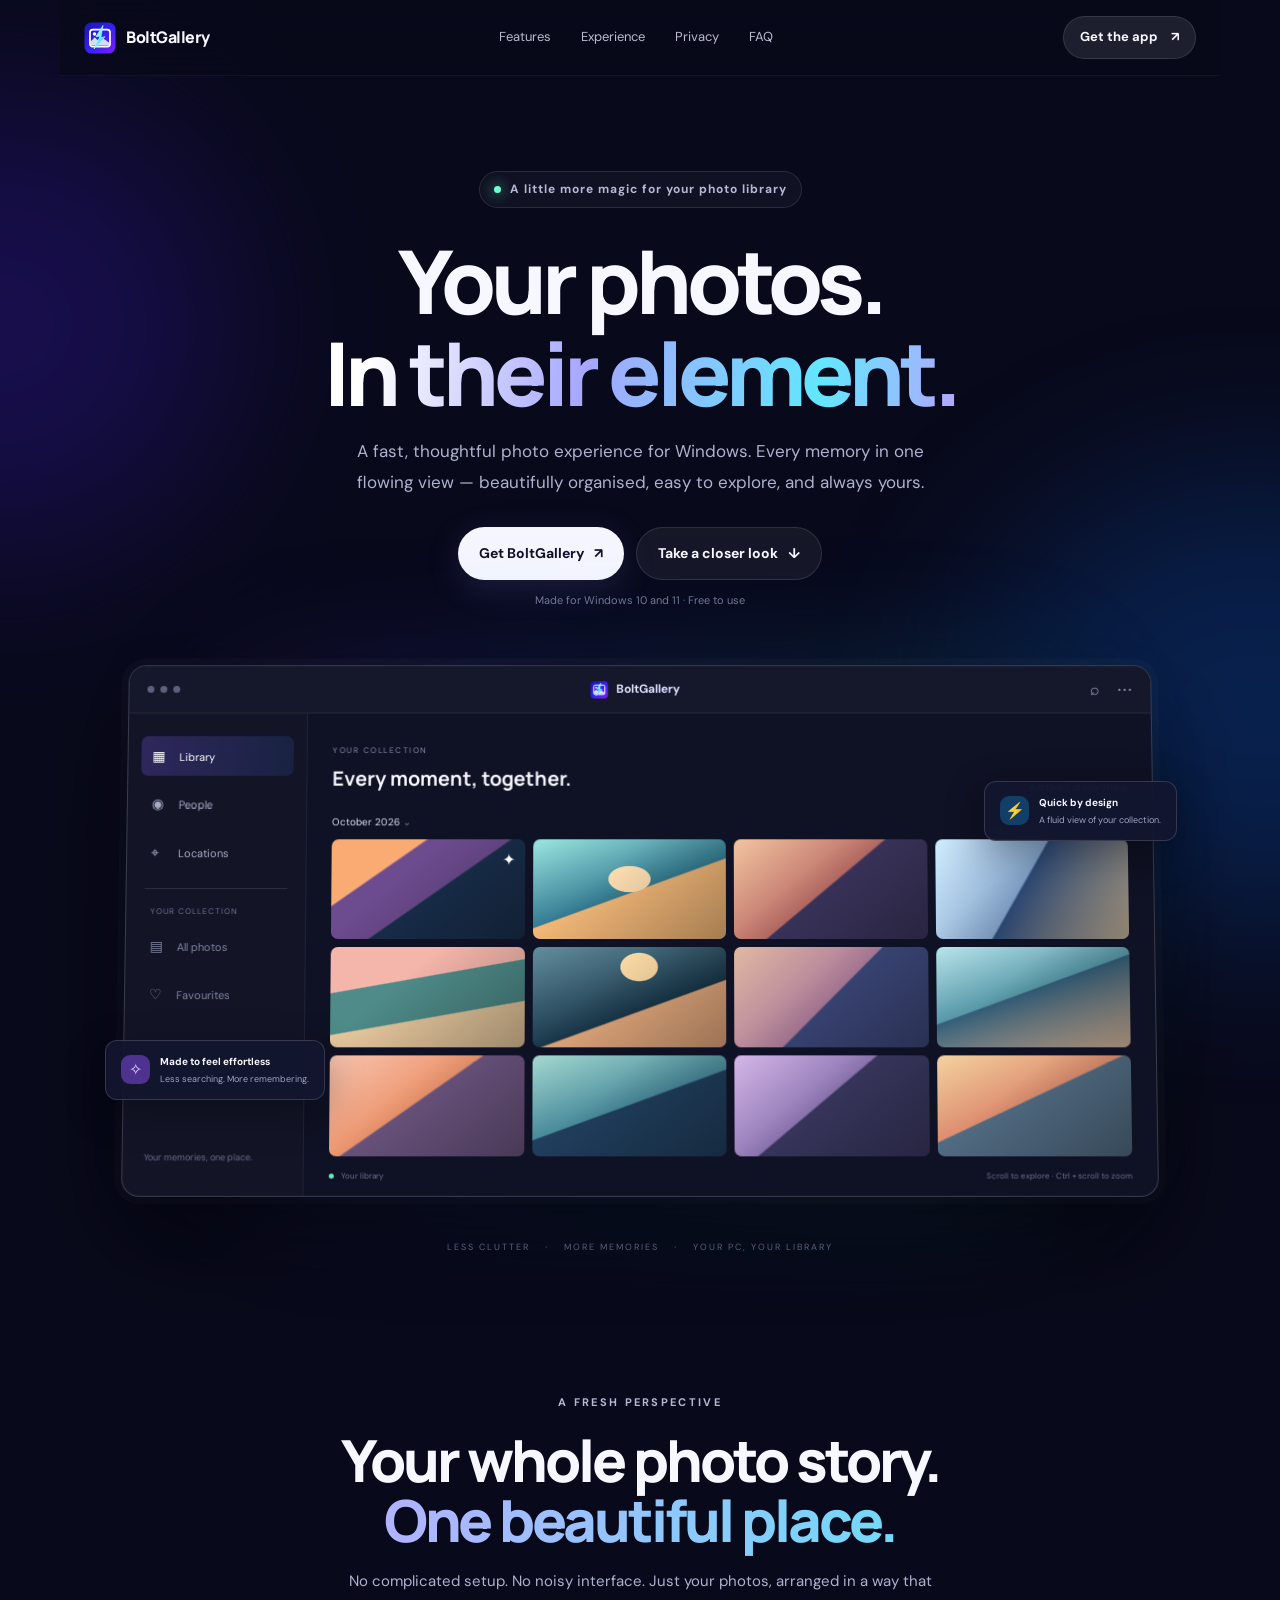
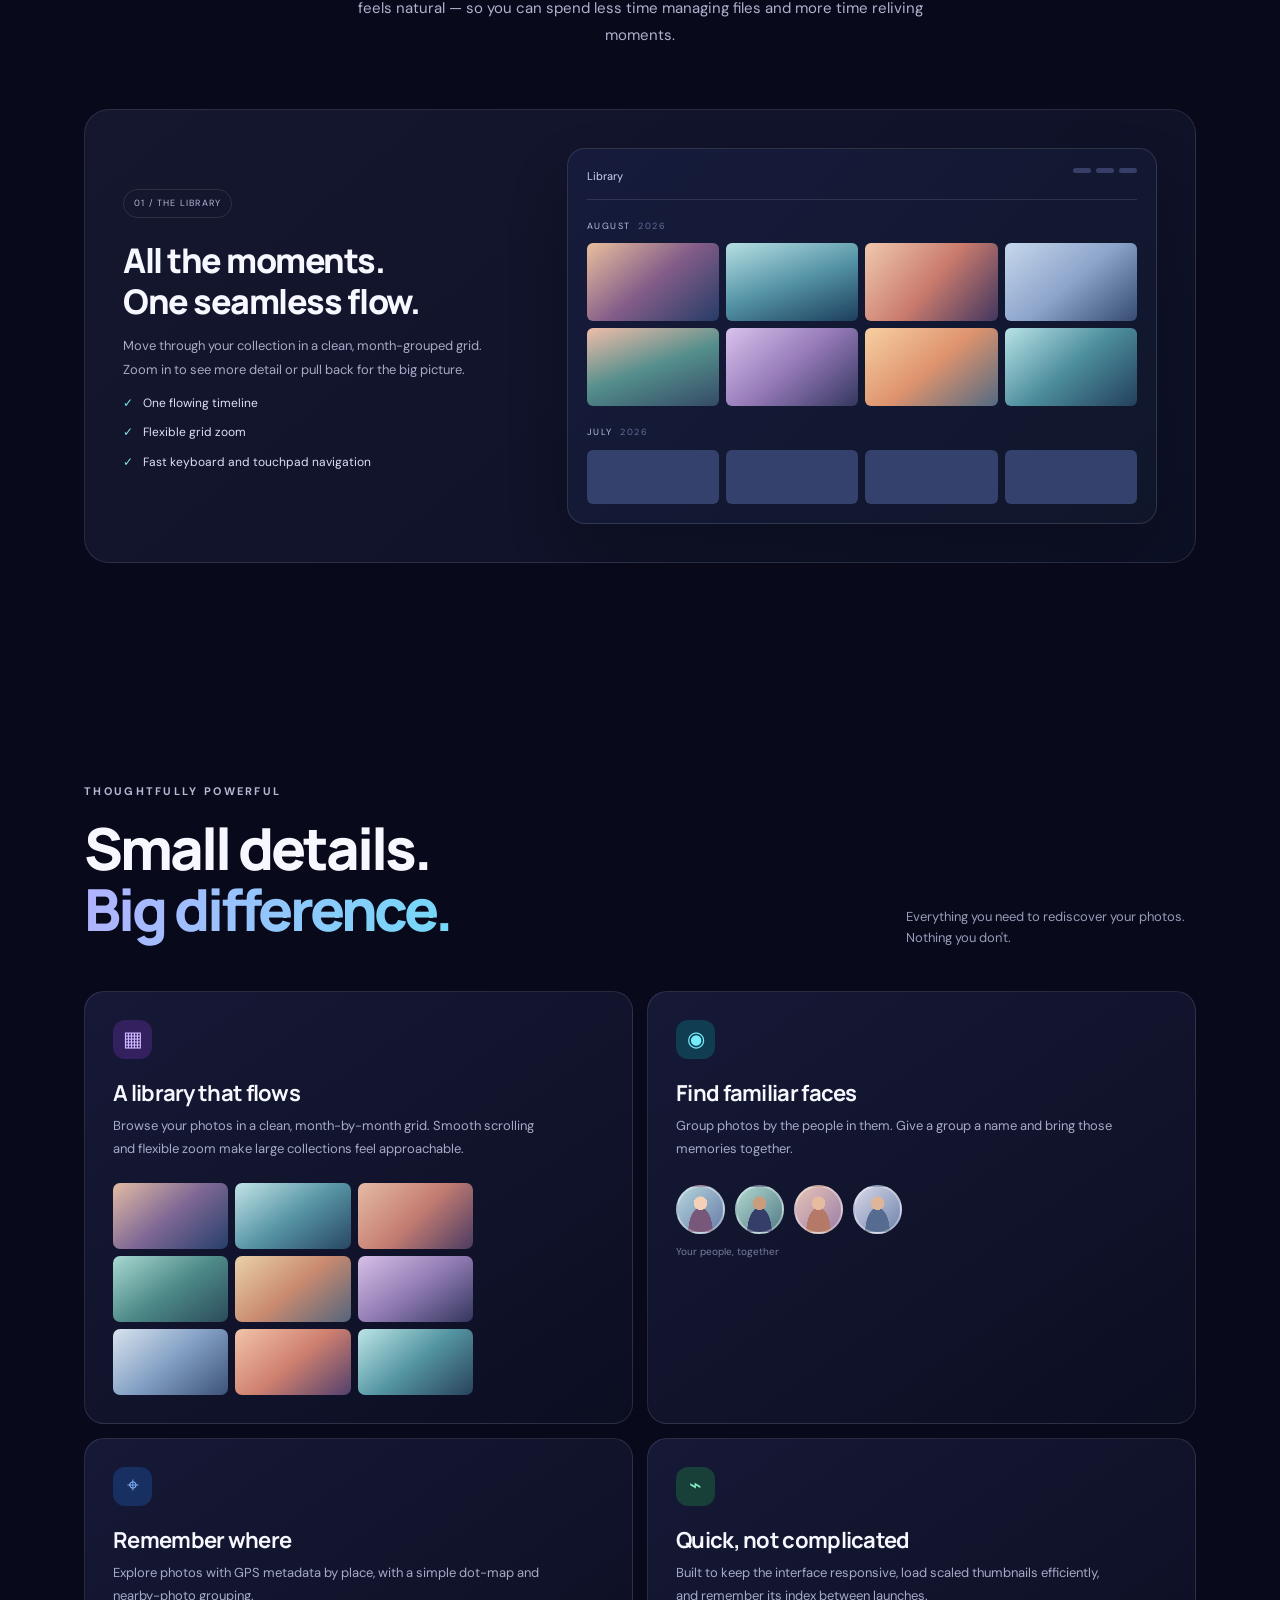
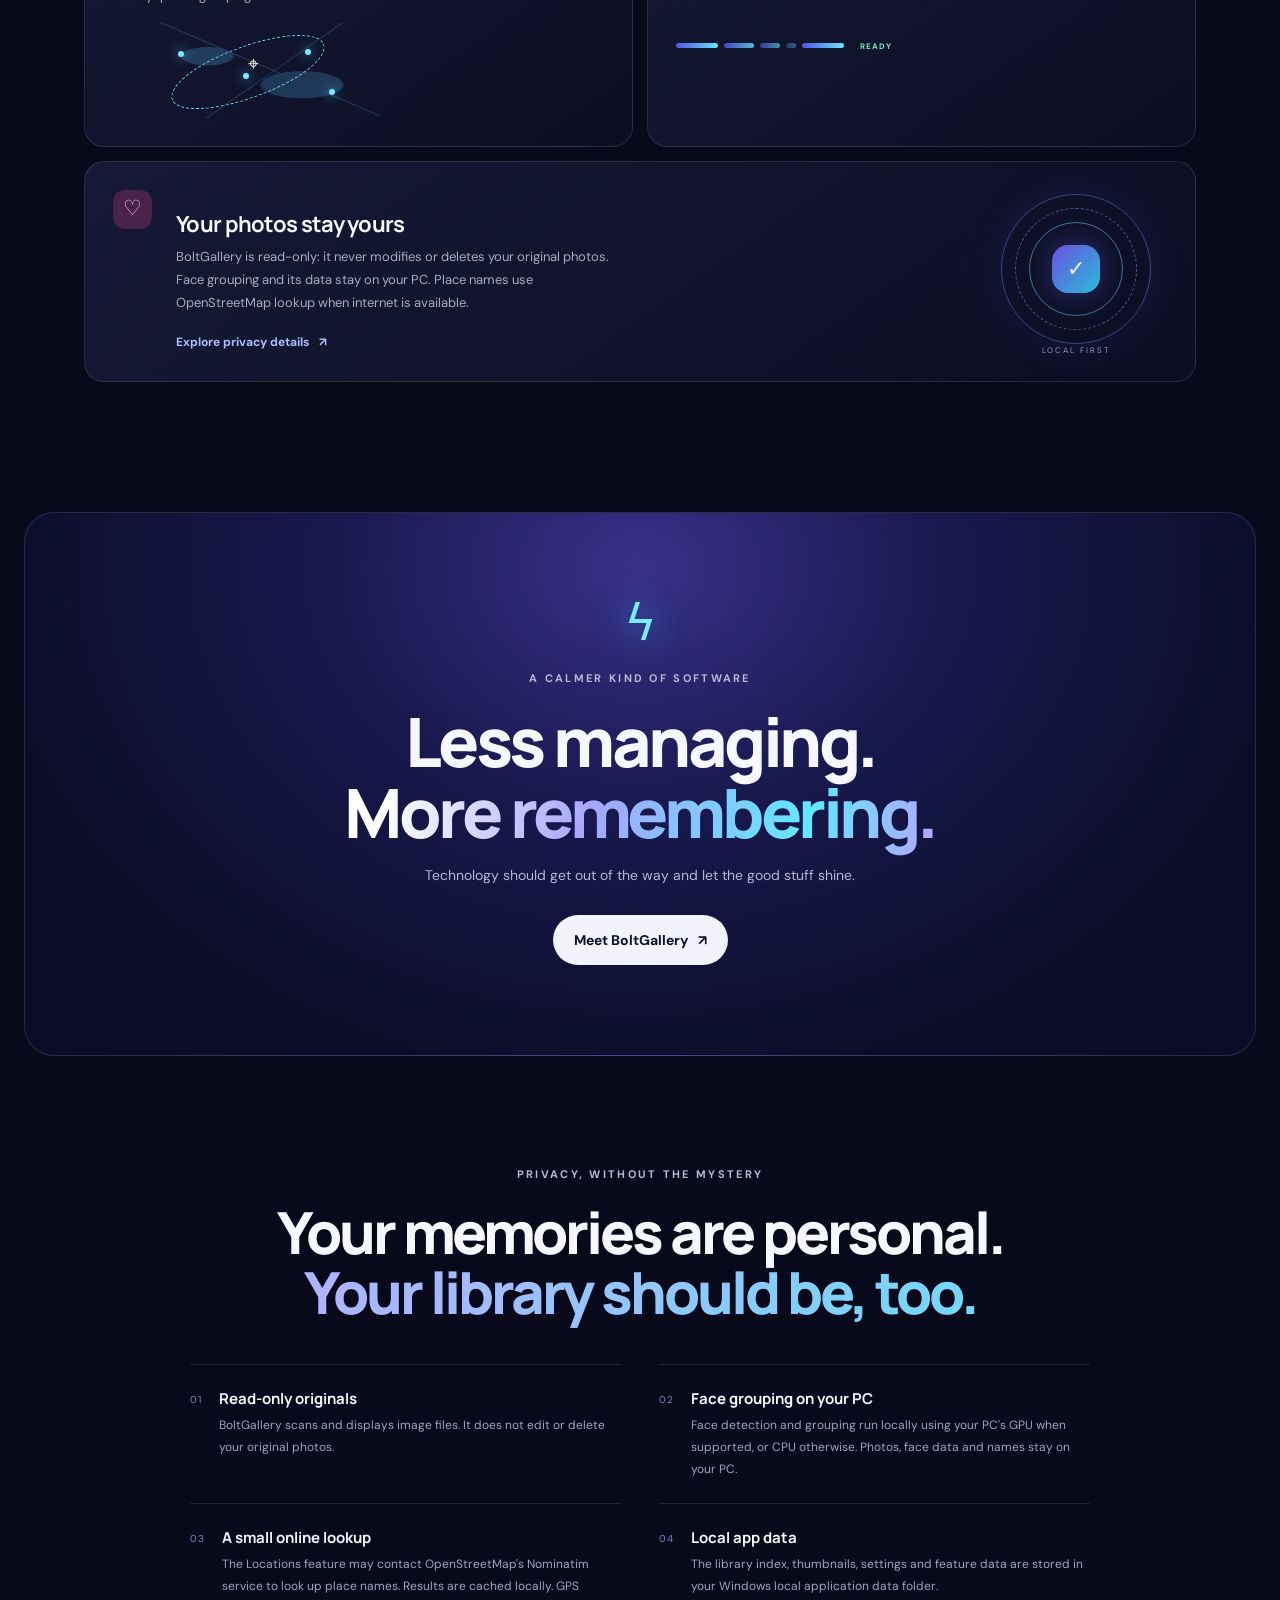
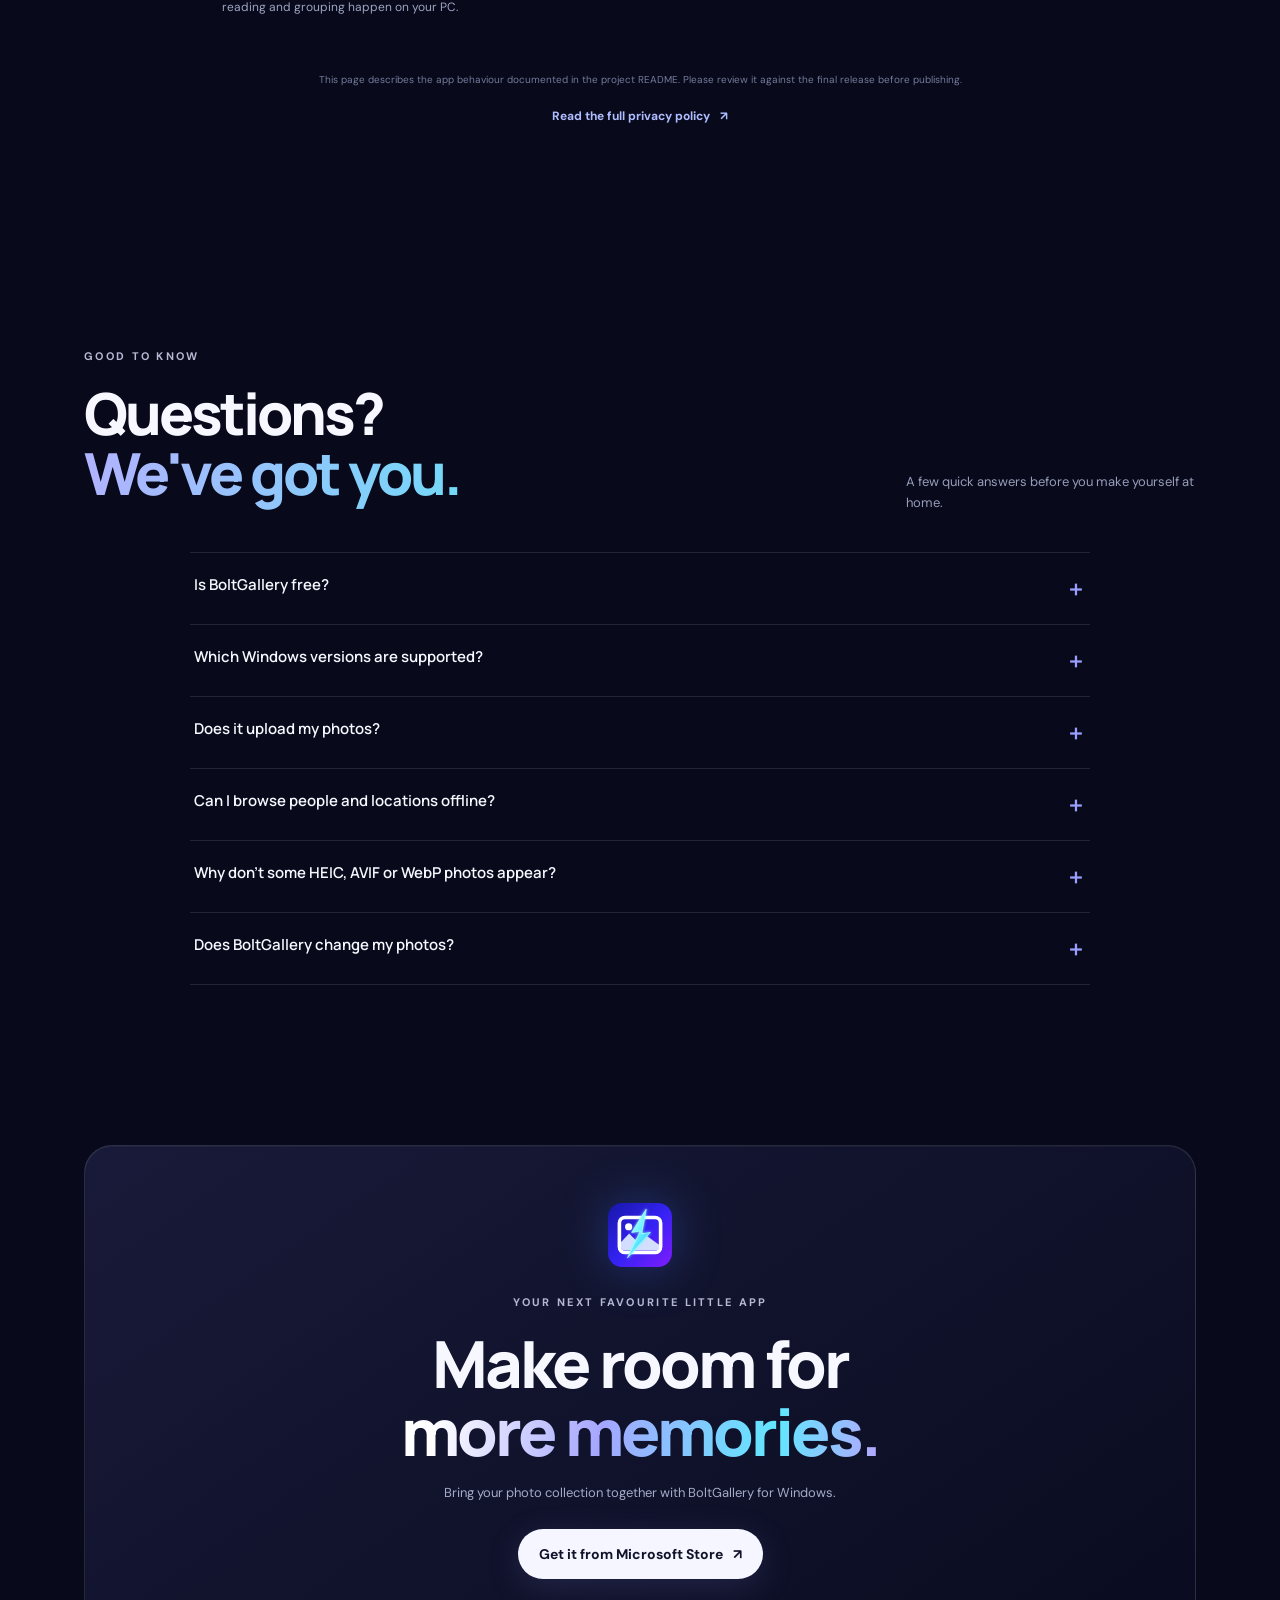
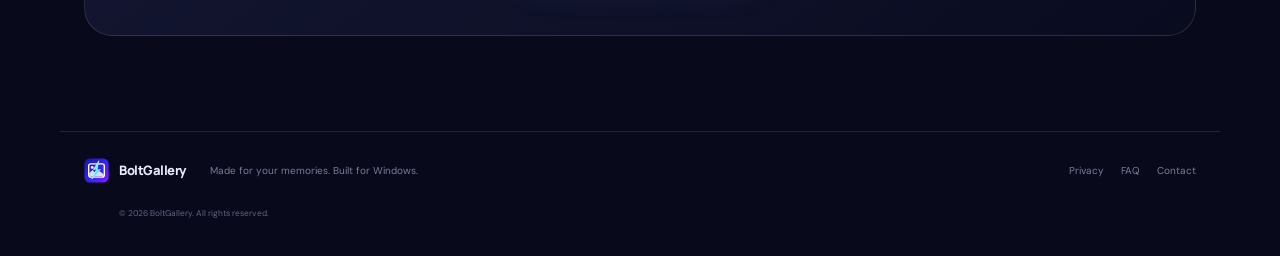
<file: index.html>
<!doctype html>
<html lang="en">
<head>
  <meta name="google-site-verification" content="yB6NQ909IoDMTGjWXMwWm31qXxjL3gHc6_ZMQEhlgKI" />
  <meta name="msvalidate.01" content="4DF12671B9A631EB72FA1DF744DF75D0" />
  <meta charset="utf-8">
  <meta name="viewport" content="width=device-width,initial-scale=1">
  <meta name="theme-color" content="#090a20">
  <meta name="description" content="BoltGallery — a fast, beautifully simple photo library for Windows. Find your photos by time, people, and place.">
  <title>BoltGallery — Your photos, at the speed of thought.</title>
  <link rel="icon" href="assets/boltgallery-icon.svg" type="image/svg+xml">
  <link rel="preconnect" href="https://fonts.googleapis.com">
  <link rel="preconnect" href="https://fonts.gstatic.com" crossorigin>
  <link href="https://fonts.googleapis.com/css2?family=DM+Sans:wght@400;500;600;700&family=Manrope:wght@400;500;600;700;800&display=swap" rel="stylesheet">
  <link rel="stylesheet" href="styles.css">
</head>
<body>
  <div class="ambient ambient-one"></div><div class="ambient ambient-two"></div>
  <header class="nav">
    <a class="brand" href="#top" aria-label="BoltGallery home">
      <img src="assets/boltgallery-icon.svg" alt="" class="brand-icon">
      <span>BoltGallery</span>
    </a>
    <nav class="nav-links" aria-label="Main navigation">
      <a href="#features">Features</a><a href="#experience">Experience</a><a href="#privacy">Privacy</a><a href="#faq">FAQ</a>
    </nav>
    <a class="nav-cta" href="#download">Get the app <span>↗</span></a>
    <button class="menu-toggle" aria-label="Open navigation" aria-expanded="false">☰</button>
  </header>

  <main id="top">
    <section class="hero">
      <div class="eyebrow"><span class="pulse"></span> A little more magic for your photo library</div>
      <h1>Your photos.<br><span class="gradient-text">In their element.</span></h1>
      <p class="hero-copy">A fast, thoughtful photo experience for Windows. Every memory in one flowing view — beautifully organised, easy to explore, and always yours.</p>
      <div class="hero-actions" id="download">
        <a class="button button-primary" href="https://apps.microsoft.com/detail/9nrdnlfwgz94?hl=" target="_blank" rel="noopener">Get BoltGallery <span>↗</span></a>
        <a class="button button-quiet" href="#experience">Take a closer look <span>↓</span></a>
      </div>
      <p class="micro-note">Made for Windows 10 and 11 · Free to use</p>
      <div class="hero-stage" aria-label="BoltGallery interface preview">
        <div class="stage-glow"></div>
        <div class="app-window">
          <div class="app-topbar">
            <div class="window-dots"><i></i><i></i><i></i></div>
            <div class="window-title"><img src="assets/boltgallery-icon.svg" alt=""> BoltGallery</div>
            <div class="window-tools"><span>⌕</span><span>⋯</span></div>
          </div>
          <div class="app-content">
            <aside class="app-sidebar">
              <div class="side-item active"><span>▦</span> Library</div>
              <div class="side-item"><span>◉</span> People</div>
              <div class="side-item"><span>⌖</span> Locations</div>
              <div class="side-rule"></div><div class="side-label">YOUR COLLECTION</div>
              <div class="side-item muted"><span>▤</span> All photos</div>
              <div class="side-item muted"><span>♡</span> Favourites</div>
              <div class="side-bottom">Your memories, one place.</div>
            </aside>
            <div class="photo-area">
              <div class="photo-heading"><div><small>YOUR COLLECTION</small><h2>Every moment, together.</h2></div><span class="photo-count">A little bit of everything</span></div>
              <div class="month-label">October 2026 <span>⌄</span></div>
              <div class="photo-grid">
                <div class="photo p1"><span>✦</span></div><div class="photo p2"></div><div class="photo p3"></div><div class="photo p4"></div>
                <div class="photo p5"></div><div class="photo p6"></div><div class="photo p7"></div><div class="photo p8"></div>
                <div class="photo p9"></div><div class="photo p10"></div><div class="photo p11"></div><div class="photo p12"></div>
              </div>
              <div class="app-status"><span><i></i> Your library</span><span>Scroll to explore · Ctrl + scroll to zoom</span></div>
            </div>
          </div>
        </div>
        <div class="floating-note note-left"><span class="note-icon">✧</span><div><strong>Made to feel effortless</strong><small>Less searching. More remembering.</small></div></div>
        <div class="floating-note note-right"><span class="note-icon blue">⚡</span><div><strong>Quick by design</strong><small>A fluid view of your collection.</small></div></div>
      </div>
      <div class="hero-bottom"><span>LESS CLUTTER</span><b>·</b><span>MORE MEMORIES</span><b>·</b><span>YOUR PC, YOUR LIBRARY</span></div>
    </section>

    <section class="intro section-pad" id="experience">
      <p class="section-kicker">A fresh perspective</p>
      <h2>Your whole photo story.<br><span class="soft-gradient">One beautiful place.</span></h2>
      <p class="section-copy">No complicated setup. No noisy interface. Just your photos, arranged in a way that feels natural — so you can spend less time managing files and more time reliving moments.</p>
      <div class="showcase-card">
        <div class="showcase-copy"><span class="pill">01 / THE LIBRARY</span><h3>All the moments.<br>One seamless flow.</h3><p>Move through your collection in a clean, month-grouped grid. Zoom in to see more detail or pull back for the big picture.</p><ul><li>One flowing timeline</li><li>Flexible grid zoom</li><li>Fast keyboard and touchpad navigation</li></ul></div>
        <div class="showcase-art timeline-art">
          <div class="timeline-toolbar"><span>Library</span><div><i></i><i></i><i></i></div></div>
          <div class="timeline-month">AUGUST <span>2026</span></div>
          <div class="mini-grid"><i class="m1"></i><i class="m2"></i><i class="m3"></i><i class="m4"></i><i class="m5"></i><i class="m6"></i><i class="m7"></i><i class="m8"></i></div>
          <div class="timeline-month lower">JULY <span>2026</span></div>
          <div class="mini-grid second"><i class="m9"></i><i class="m10"></i><i class="m11"></i><i class="m12"></i></div>
        </div>
      </div>
    </section>

    <section class="features section-pad" id="features">
      <div class="section-heading"><div><p class="section-kicker">Thoughtfully powerful</p><h2>Small details.<br><span class="soft-gradient">Big difference.</span></h2></div><p>Everything you need to rediscover your photos. Nothing you don't.</p></div>
      <div class="feature-grid">
        <article class="feature-card feature-large"><div class="feature-symbol purple">▦</div><h3>A library that flows</h3><p>Browse your photos in a clean, month-by-month grid. Smooth scrolling and flexible zoom make large collections feel approachable.</p><div class="feature-visual visual-grid"><i></i><i></i><i></i><i></i><i></i><i></i><i></i><i></i><i></i></div></article>
        <article class="feature-card"><div class="feature-symbol cyan">◉</div><h3>Find familiar faces</h3><p>Group photos by the people in them. Give a group a name and bring those memories together.</p><div class="people-visual"><span class="face face-a">●</span><span class="face face-b">●</span><span class="face face-c">●</span><span class="face face-d">●</span></div><small class="visual-caption">Your people, together</small></article>
        <article class="feature-card"><div class="feature-symbol blue">⌖</div><h3>Remember where</h3><p>Explore photos with GPS metadata by place, with a simple dot-map and nearby-photo grouping.</p><div class="map-visual"><div class="map-line"></div><div class="map-dot d1"></div><div class="map-dot d2"></div><div class="map-dot d3"></div><div class="map-dot d4"></div><div class="map-pin">⌖</div></div></article>
        <article class="feature-card"><div class="feature-symbol green">⌁</div><h3>Quick, not complicated</h3><p>Built to keep the interface responsive, load scaled thumbnails efficiently, and remember its index between launches.</p><div class="speed-visual"><span></span><span></span><span></span><span></span><span></span><b>READY</b></div></article>
        <article class="feature-card feature-wide"><div class="feature-symbol pink">♡</div><div><h3>Your photos stay yours</h3><p>BoltGallery is read-only: it never modifies or deletes your original photos. Face grouping and its data stay on your PC. Place names use OpenStreetMap lookup when internet is available.</p><a href="#privacy" class="text-link">Explore privacy details <span>↗</span></a></div><div class="privacy-orbit"><div class="orbit-ring"></div><div class="orbit-core">✓</div><span class="orbit-label">LOCAL FIRST</span></div></article>
      </div>
    </section>

    <section class="manifesto">
      <div class="manifesto-inner"><div class="bolt-mark">ϟ</div><p class="section-kicker">A calmer kind of software</p><h2>Less managing.<br><span class="gradient-text">More remembering.</span></h2><p>Technology should get out of the way and let the good stuff shine.</p><a href="#download" class="button button-light">Meet BoltGallery <span>↗</span></a></div>
    </section>

    <section class="privacy-section section-pad" id="privacy">
      <p class="section-kicker">Privacy, without the mystery</p><h2>Your memories are personal.<br><span class="soft-gradient">Your library should be, too.</span></h2>
      <div class="privacy-grid"><div class="privacy-item"><span>01</span><div><h3>Read-only originals</h3><p>BoltGallery scans and displays image files. It does not edit or delete your original photos.</p></div></div><div class="privacy-item"><span>02</span><div><h3>Face grouping on your PC</h3><p>Face detection and grouping run locally using your PC's GPU when supported, or CPU otherwise. Photos, face data and names stay on your PC.</p></div></div><div class="privacy-item"><span>03</span><div><h3>A small online lookup</h3><p>The Locations feature may contact OpenStreetMap's Nominatim service to look up place names. Results are cached locally. GPS reading and grouping happen on your PC.</p></div></div><div class="privacy-item"><span>04</span><div><h3>Local app data</h3><p>The library index, thumbnails, settings and feature data are stored in your Windows local application data folder.</p></div></div></div>
      <p class="privacy-note">This page describes the app behaviour documented in the project README. Please review it against the final release before publishing.</p>
      <a class="text-link" href="privacy.html">Read the full privacy policy <span>↗</span></a>
    </section>

    <section class="faq section-pad" id="faq">
      <div class="section-heading"><div><p class="section-kicker">Good to know</p><h2>Questions?<br><span class="soft-gradient">We've got you.</span></h2></div><p>A few quick answers before you make yourself at home.</p></div>
      <div class="faq-list">
        <details><summary>Is BoltGallery free? <span>＋</span></summary><p>Yes. BoltGallery is presented as a free app. There are no paid features advertised on this website.</p></details>
        <details><summary>Which Windows versions are supported? <span>＋</span></summary><p>BoltGallery is designed for Windows 10 and Windows 11. The app uses the .NET Framework 4.8 available on supported Windows installations.</p></details>
        <details><summary>Does it upload my photos? <span>＋</span></summary><p>The documented app workflow processes your photo library locally. The Locations feature can make a limited online request to OpenStreetMap to resolve place names; it does not upload photo pixels for that lookup.</p></details>
        <details><summary>Can I browse people and locations offline? <span>＋</span></summary><p>Face grouping works locally after its model files have been downloaded once. GPS metadata is read locally; place names may show as coordinates when the app is offline or a name has not been looked up yet.</p></details>
        <details><summary>Why don't some HEIC, AVIF or WebP photos appear? <span>＋</span></summary><p>Some formats require Microsoft's free codec extensions from the Microsoft Store. If the required codec is not installed, those files may appear as unavailable tiles.</p></details>
        <details><summary>Does BoltGallery change my photos? <span>＋</span></summary><p>No. The app is designed to be read-only and does not modify or delete your original photo files.</p></details>
      </div>
    </section>

    <section class="final-cta section-pad"><div class="cta-panel"><img src="assets/boltgallery-icon.svg" alt="BoltGallery app icon"><p class="section-kicker">Your next favourite little app</p><h2>Make room for<br><span class="gradient-text">more memories.</span></h2><p>Bring your photo collection together with BoltGallery for Windows.</p><a class="button button-primary" href=
       "https://apps.microsoft.com/detail/9nrdnlfwgz94?hl=en-US&gl=IN" target="_blank" rel="noopener">Get it from Microsoft Store <span>↗</span></a></div></section>
  </main>

  <footer class="footer"><a class="brand" href="#top"><img src="assets/boltgallery-icon.svg" alt="" class="brand-icon"><span>BoltGallery</span></a><span>Made for your memories. Built for Windows.</span><div><a href="privacy.html">Privacy</a><a href="#faq">FAQ</a><a href="mailto:hello@example.com">Contact</a></div><small>© <span id="year"></span> BoltGallery. All rights reserved.</small></footer>
  <script src="script.js"></script>
</body>
</html>
</file>
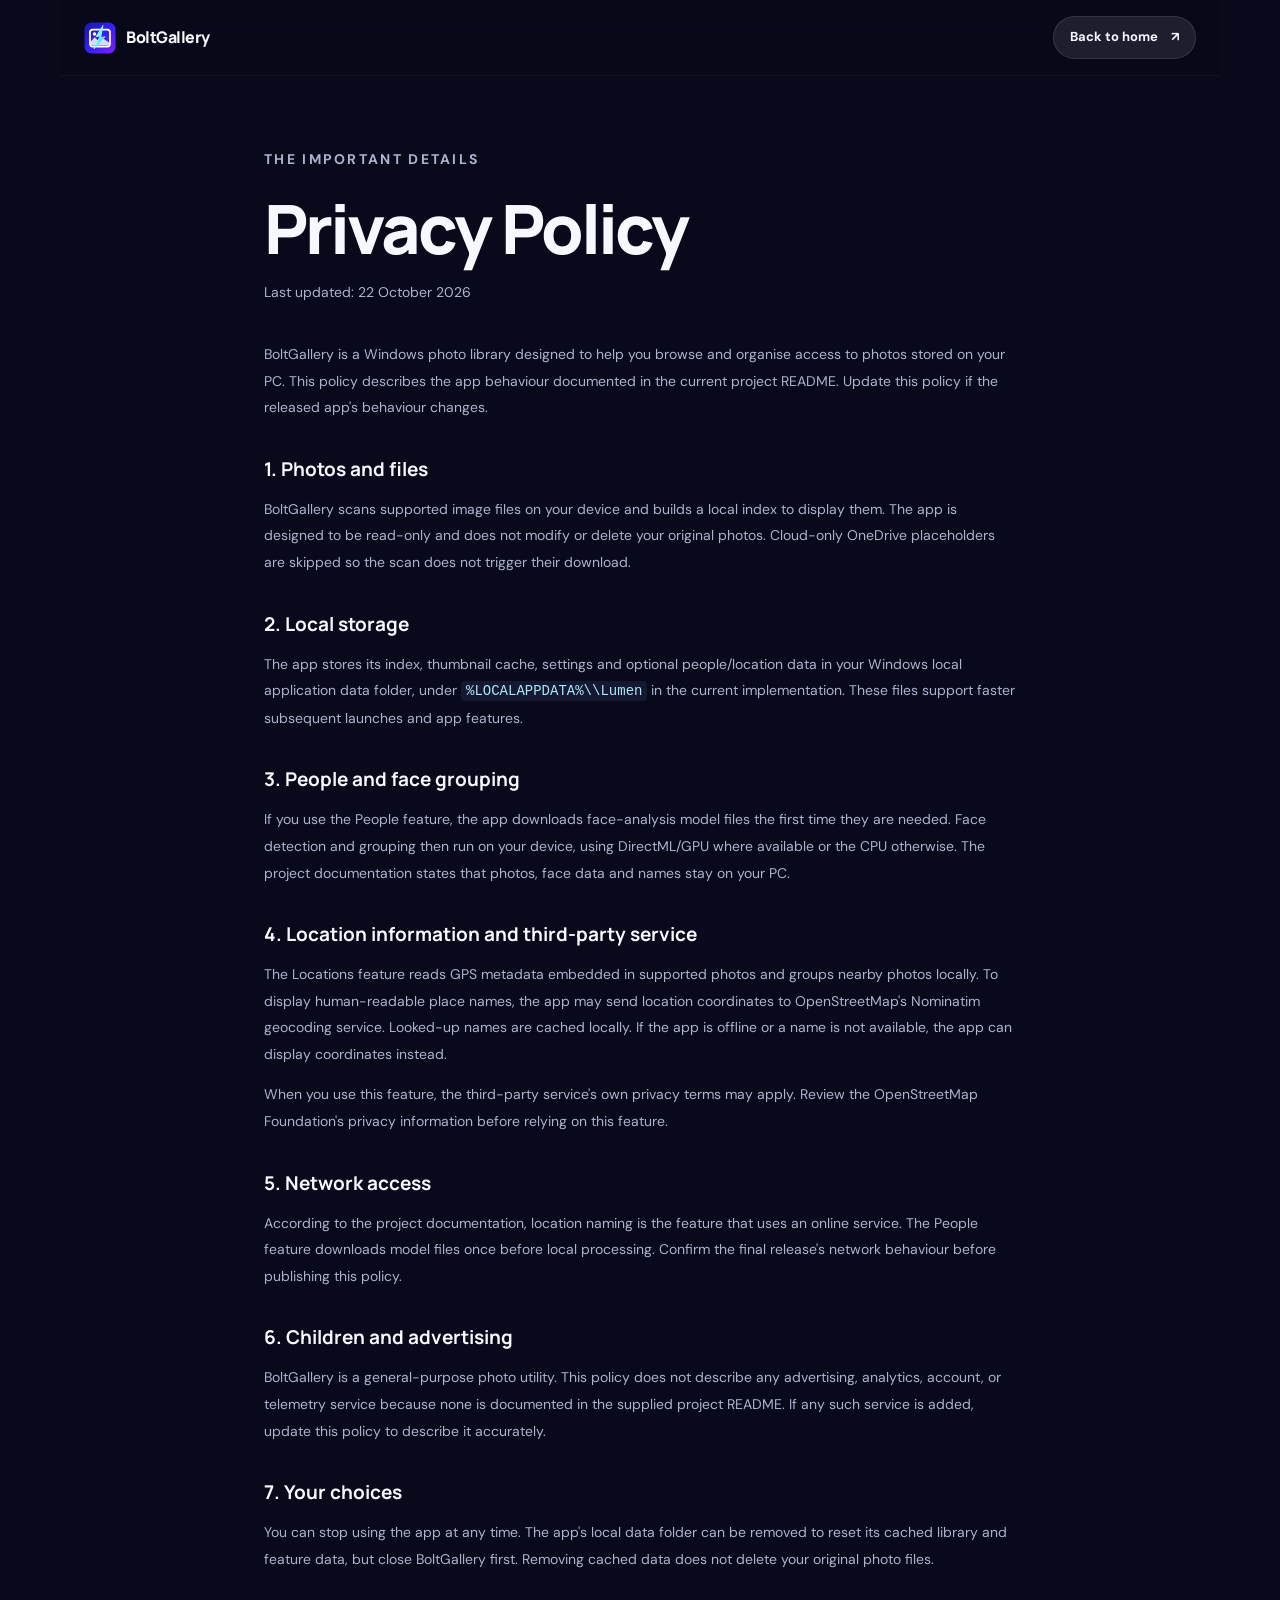
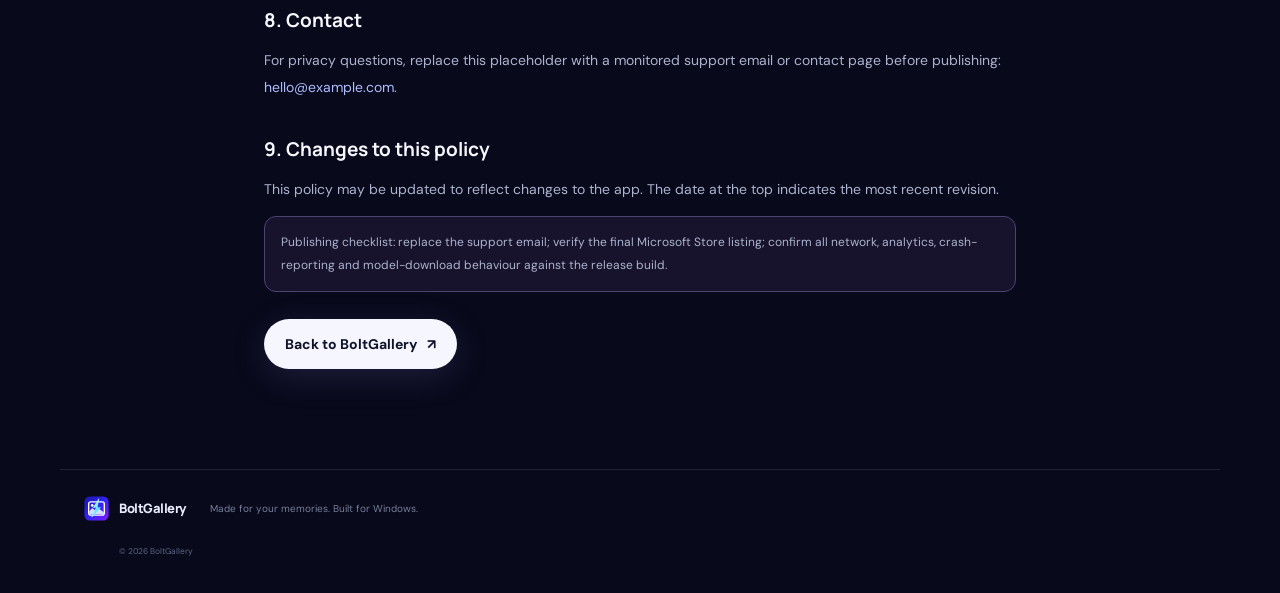
<file: privacy.html>
<!doctype html>
<html lang="en"><head><meta charset="utf-8"><meta name="viewport" content="width=device-width,initial-scale=1"><meta name="theme-color" content="#090a20"><title>Privacy Policy — BoltGallery</title><link rel="icon" href="assets/boltgallery-icon.svg" type="image/svg+xml"><link rel="stylesheet" href="styles.css"></head>
<body class="policy-page"><header class="nav"><a class="brand" href="index.html"><img src="assets/boltgallery-icon.svg" alt="" class="brand-icon"><span>BoltGallery</span></a><a class="nav-cta" href="index.html">Back to home <span>↗</span></a></header><main class="policy-main"><p class="section-kicker">The important details</p><h1>Privacy Policy</h1><p class="policy-updated">Last updated: 22 October 2026</p><p>BoltGallery is a Windows photo library designed to help you browse and organise access to photos stored on your PC. This policy describes the app behaviour documented in the current project README. Update this policy if the released app's behaviour changes.</p>
<h2>1. Photos and files</h2><p>BoltGallery scans supported image files on your device and builds a local index to display them. The app is designed to be read-only and does not modify or delete your original photos. Cloud-only OneDrive placeholders are skipped so the scan does not trigger their download.</p>
<h2>2. Local storage</h2><p>The app stores its index, thumbnail cache, settings and optional people/location data in your Windows local application data folder, under <code>%LOCALAPPDATA%\\Lumen</code> in the current implementation. These files support faster subsequent launches and app features.</p>
<h2>3. People and face grouping</h2><p>If you use the People feature, the app downloads face-analysis model files the first time they are needed. Face detection and grouping then run on your device, using DirectML/GPU where available or the CPU otherwise. The project documentation states that photos, face data and names stay on your PC.</p>
<h2>4. Location information and third-party service</h2><p>The Locations feature reads GPS metadata embedded in supported photos and groups nearby photos locally. To display human-readable place names, the app may send location coordinates to OpenStreetMap's Nominatim geocoding service. Looked-up names are cached locally. If the app is offline or a name is not available, the app can display coordinates instead.</p><p>When you use this feature, the third-party service's own privacy terms may apply. Review the OpenStreetMap Foundation's privacy information before relying on this feature.</p>
<h2>5. Network access</h2><p>According to the project documentation, location naming is the feature that uses an online service. The People feature downloads model files once before local processing. Confirm the final release's network behaviour before publishing this policy.</p>
<h2>6. Children and advertising</h2><p>BoltGallery is a general-purpose photo utility. This policy does not describe any advertising, analytics, account, or telemetry service because none is documented in the supplied project README. If any such service is added, update this policy to describe it accurately.</p>
<h2>7. Your choices</h2><p>You can stop using the app at any time. The app's local data folder can be removed to reset its cached library and feature data, but close BoltGallery first. Removing cached data does not delete your original photo files.</p>
<h2>8. Contact</h2><p>For privacy questions, replace this placeholder with a monitored support email or contact page before publishing: <a href="mailto:hello@example.com">hello@example.com</a>.</p>
<h2>9. Changes to this policy</h2><p>This policy may be updated to reflect changes to the app. The date at the top indicates the most recent revision.</p><p class="policy-disclaimer">Publishing checklist: replace the support email; verify the final Microsoft Store listing; confirm all network, analytics, crash-reporting and model-download behaviour against the release build.</p><a class="button button-primary" href="index.html">Back to BoltGallery <span>↗</span></a></main><footer class="footer"><a class="brand" href="index.html"><img src="assets/boltgallery-icon.svg" alt="" class="brand-icon"><span>BoltGallery</span></a><span>Made for your memories. Built for Windows.</span><small>© <span id="year"></span> BoltGallery</small></footer><script src="script.js"></script></body></html>
</file>
<file: styles.css>
@import url('https://fonts.googleapis.com/css2?family=DM+Sans:wght@400;500;600;700&family=Manrope:wght@400;500;600;700;800&display=swap');
:root{--bg:#08091a;--panel:#11132a;--text:#f7f8ff;--muted:#a5a9c4;--purple:#8b5cf6;--cyan:#67e8f9;--line:rgba(255,255,255,.11);--max:1160px}*{box-sizing:border-box}html{scroll-behavior:smooth;scroll-padding-top:90px}body{margin:0;background:var(--bg);color:var(--text);font-family:'DM Sans',sans-serif;line-height:1.6;overflow-x:hidden}a{color:inherit;text-decoration:none}button{font:inherit}.ambient{position:absolute;pointer-events:none;filter:blur(95px);opacity:.22;border-radius:50%;z-index:-1}.ambient-one{width:450px;height:450px;background:#4f21ff;top:100px;left:-220px}.ambient-two{width:550px;height:450px;background:#0a74ff;top:480px;right:-250px}.nav{height:76px;max-width:var(--max);margin:auto;padding:0 24px;display:flex;align-items:center;justify-content:space-between;position:sticky;top:0;z-index:20;background:rgba(8,9,26,.78);backdrop-filter:blur(20px);border-bottom:1px solid rgba(255,255,255,.04)}.brand{display:flex;align-items:center;gap:10px;font-family:Manrope,sans-serif;font-weight:800;letter-spacing:-.5px}.brand-icon{width:32px;height:32px}.nav-links{display:flex;gap:30px;color:#b9bdd2;font-size:13px}.nav-links a:hover,.footer a:hover{color:white}.nav-cta{font-size:13px;font-weight:700;background:rgba(255,255,255,.09);padding:10px 16px;border-radius:30px;border:1px solid var(--line)}.nav-cta span,.button span{margin-left:10px}.menu-toggle{display:none;background:none;color:white;border:0;font-size:24px}.hero{text-align:center;padding:80px 24px 30px;max-width:var(--max);margin:auto}.eyebrow,.section-kicker{color:#b6b8d4;text-transform:uppercase;font-size:11px;font-weight:700;letter-spacing:2.3px}.eyebrow{display:inline-flex;align-items:center;gap:9px;border:1px solid var(--line);padding:8px 14px;border-radius:30px;background:rgba(255,255,255,.035);letter-spacing:1px;text-transform:none;font-size:12px}.pulse{width:7px;height:7px;border-radius:50%;background:#6fffd1;box-shadow:0 0 14px #6fffd1}.hero h1,.intro h2,.section-heading h2,.privacy-section h2,.faq h2,.cta-panel h2,.manifesto h2{font:800 clamp(48px,7.5vw,88px)/1.04 Manrope,sans-serif;letter-spacing:-5px;margin:27px 0 18px}.gradient-text{background:linear-gradient(100deg,#fff 8%,#a5a6ff 42%,#62e7ff 78%,#b7a4ff);-webkit-background-clip:text;background-clip:text;color:transparent}.hero-copy,.section-copy{max-width:600px;margin:0 auto;color:#aeb2ce;font-size:17px;line-height:1.8}.hero-actions{display:flex;justify-content:center;gap:12px;margin:30px 0 12px;flex-wrap:wrap}.button{display:inline-flex;align-items:center;justify-content:center;padding:14px 21px;border-radius:32px;font-size:14px;font-weight:700;transition:transform .2s,box-shadow .2s}.button:hover{transform:translateY(-2px)}.button-primary{background:#f5f6ff;color:#11132a;box-shadow:0 8px 35px rgba(151,151,255,.15)}.button-primary:hover{box-shadow:0 10px 40px rgba(119,144,255,.32)}.button-quiet{background:rgba(255,255,255,.06);border:1px solid var(--line)}.micro-note{font-size:11px;color:#737995}.hero-stage{position:relative;margin:54px auto 0;max-width:1030px;perspective:1200px}.stage-glow{position:absolute;inset:10% 12%;background:linear-gradient(110deg,#6a2bff,#147dff,#24d9ed);filter:blur(90px);opacity:.32}.app-window{position:relative;overflow:hidden;border:1px solid rgba(255,255,255,.18);border-radius:18px;background:#0f1124;box-shadow:0 40px 100px rgba(0,0,0,.55),0 0 0 7px rgba(255,255,255,.025);transform:rotateX(2deg)}.app-topbar{height:48px;display:flex;align-items:center;justify-content:space-between;padding:0 18px;border-bottom:1px solid rgba(255,255,255,.07);background:#15172b}.window-dots{display:flex;gap:6px}.window-dots i{width:7px;height:7px;border-radius:50%;background:#5d617e}.window-title{display:flex;align-items:center;gap:8px;color:#dfe2ff;font-size:12px;font-weight:700}.window-title img{width:18px}.window-tools{display:flex;gap:17px;color:#a5abc7}.app-content{display:flex;min-height:390px;text-align:left}.app-sidebar{width:180px;flex-shrink:0;padding:23px 13px;display:flex;flex-direction:column;gap:8px;background:rgba(255,255,255,.015);border-right:1px solid rgba(255,255,255,.06)}.side-item{font-size:11px;color:#a7abc4;padding:9px 11px;border-radius:7px}.side-item span{display:inline-block;width:24px;font-size:14px}.side-item.active{background:linear-gradient(100deg,rgba(125,92,246,.26),rgba(61,125,255,.12));color:white}.side-rule{height:1px;background:var(--line);margin:8px 5px}.side-label{font-size:8px;letter-spacing:1px;color:#6e7391;padding:0 11px}.side-item.muted{color:#7e839f}.side-bottom{margin-top:auto;padding:8px;font-size:9px;color:#666c8b}.photo-area{flex:1;padding:22px 25px 14px;min-width:0}.photo-heading{display:flex;justify-content:space-between;align-items:end;margin-bottom:19px}.photo-heading small{font-size:8px;letter-spacing:1.5px;color:#888eaf}.photo-heading h2{font:700 20px Manrope,sans-serif;margin:4px 0}.photo-count{font-size:9px;color:#737995}.month-label{font-size:10px;color:#dfe1f5;margin-bottom:9px}.month-label span{color:#747b9b}.photo-grid{display:grid;grid-template-columns:repeat(4,1fr);gap:8px}.photo{height:100px;border-radius:7px;position:relative;overflow:hidden;background:#292b50}.photo:after{content:"";position:absolute;inset:0;background:linear-gradient(140deg,transparent 35%,rgba(0,0,0,.32))}.p1{background:linear-gradient(145deg,#faab73 0 28%,#6d4b8f 29% 53%,#192f4d 54%)}.p2{background:radial-gradient(ellipse at 50% 40%,#ffdfb2 0 15%,transparent 16%),linear-gradient(160deg,#9ce6e1,#347c93 52%,#f3b878 53%)}.p3{background:linear-gradient(140deg,#f3c5a1,#bc6f67 48%,#3c355e 49%)}.p4{background:linear-gradient(120deg,#d2edff,#85a6cc 45%,#2f4c79 46%,#d2c0a5)}.p5{background:linear-gradient(170deg,#f4b5aa 0 34%,#4e8b89 35% 65%,#e8c99e 66%)}.p6{background:radial-gradient(ellipse at 55% 20%,#f7d7a3 0 12%,transparent 13%),linear-gradient(160deg,#638e9e,#19384b 60%,#e4a97d 61%)}.p7{background:linear-gradient(135deg,#e0b9a2,#ae7c9a 50%,#3c4779 51%)}.p8{background:linear-gradient(160deg,#b9e5ed,#5798a7 45%,#345e79 46%,#e7c4a5)}.p9{background:linear-gradient(145deg,#f8c5b1,#ed956d 45%,#6b547f 46%)}.p10{background:linear-gradient(160deg,#a4d8d1,#498b9b 49%,#203e5d 50%)}.p11{background:linear-gradient(140deg,#d5b7e8,#9078b4 45%,#39375f 46%)}.p12{background:linear-gradient(155deg,#f4d2a0,#dd8e6f 45%,#516b82 46%)}.p1 span{position:absolute;z-index:2;right:10px;top:8px;color:#fff}.app-status{display:flex;justify-content:space-between;color:#6c7290;font-size:8px;margin-top:13px}.app-status i{display:inline-block;width:5px;height:5px;border-radius:50%;background:#67e8c2;margin-right:5px}.floating-note{position:absolute;display:flex;gap:10px;align-items:center;padding:13px 15px;background:rgba(19,22,48,.87);border:1px solid rgba(255,255,255,.15);backdrop-filter:blur(20px);border-radius:12px;text-align:left;box-shadow:0 12px 40px #0005}.floating-note strong,.floating-note small{display:block}.floating-note strong{font-size:10px}.floating-note small{font-size:9px;color:#9da3c1;margin-top:2px}.note-icon{width:29px;height:29px;display:grid;place-items:center;background:#4d328f;border-radius:9px;color:#e6d7ff}.note-icon.blue{background:#123e68;color:#76e9ff}.note-left{left:-20px;bottom:18%}.note-right{right:-22px;top:22%}.hero-bottom{display:flex;justify-content:center;gap:15px;align-items:center;font-size:9px;letter-spacing:2px;color:#777c9c;margin:44px 0 0}.hero-bottom b{color:#575d7d}.section-pad{max-width:var(--max);margin:auto;padding:110px 24px}.intro{text-align:center}.section-kicker{margin:0 0 18px}.intro h2,.section-heading h2,.privacy-section h2,.faq h2,.cta-panel h2{font-size:clamp(38px,5vw,58px);letter-spacing:-3px;margin:0 0 18px}.soft-gradient{background:linear-gradient(100deg,#b2b2ff,#73d9f8);-webkit-background-clip:text;background-clip:text;color:transparent}.section-copy{font-size:15px}.showcase-card{display:grid;grid-template-columns:.8fr 1.2fr;gap:50px;align-items:center;text-align:left;margin-top:60px;padding:38px;border-radius:25px;border:1px solid var(--line);background:linear-gradient(140deg,#15172e,#0c1025);overflow:hidden}.pill{display:inline-block;border:1px solid var(--line);border-radius:20px;padding:6px 10px;font-size:9px;letter-spacing:1.2px;color:#b4b9da}.showcase-copy h3{font:800 34px/1.2 Manrope,sans-serif;letter-spacing:-1.5px;margin:22px 0 12px}.showcase-copy p,.feature-card p{color:#a5abc7;font-size:13px;line-height:1.8}.showcase-copy ul{padding:0;list-style:none;color:#dce0f9;font-size:12px}.showcase-copy li{margin:10px 0}.showcase-copy li:before{content:"✓";color:#7fe8f3;margin-right:10px}.showcase-art{min-height:320px;border-radius:18px;border:1px solid rgba(255,255,255,.12);background:linear-gradient(135deg,#161b3c,#10162a);padding:19px;box-shadow:0 30px 60px #0003}.timeline-toolbar{display:flex;justify-content:space-between;color:#cdd4f6;font-size:11px;border-bottom:1px solid var(--line);padding-bottom:13px}.timeline-toolbar div{display:flex;gap:5px}.timeline-toolbar i{width:18px;height:5px;border-radius:3px;background:#373e68}.timeline-month{margin:19px 0 10px;font-size:9px;letter-spacing:1.5px;color:#b6bee5}.timeline-month span{color:#646d99;margin-left:4px}.mini-grid{display:grid;grid-template-columns:repeat(4,1fr);gap:7px}.mini-grid i{height:78px;border-radius:6px;background:#34416c}.mini-grid .m1{background:linear-gradient(140deg,#eabf9e,#835d88,#253c67)}.mini-grid .m2{background:linear-gradient(160deg,#b7dfe3,#5594a6,#1c3e5d)}.mini-grid .m3{background:linear-gradient(130deg,#efc9ad,#ca7b6d,#42365f)}.mini-grid .m4{background:linear-gradient(140deg,#c6d8ec,#8da4cb,#354b70)}.mini-grid .m5{background:linear-gradient(160deg,#f0bda9,#548e8c,#344b66)}.mini-grid .m6{background:linear-gradient(140deg,#d9c2ed,#9479b7,#34375f)}.mini-grid .m7{background:linear-gradient(140deg,#f7d0a1,#de936e,#526a82)}.mini-grid .m8{background:linear-gradient(140deg,#b8e3e7,#4c8d9c,#233f5b)}.mini-grid.lower{margin-top:0}.mini-grid.second i{height:54px}.feature-section{padding-top:40px}.section-heading{display:flex;justify-content:space-between;align-items:end;gap:30px;margin-bottom:34px}.section-heading>p{max-width:290px;color:#969dbb;font-size:13px;margin:0 0 8px}.feature-grid{display:grid;grid-template-columns:repeat(2,1fr);gap:14px}.feature-card{position:relative;min-height:290px;overflow:hidden;border:1px solid var(--line);border-radius:20px;padding:28px;background:linear-gradient(145deg,rgba(24,27,57,.92),rgba(12,15,34,.96))}.feature-card h3{font:700 22px Manrope,sans-serif;letter-spacing:-.7px;margin:19px 0 6px}.feature-card p{max-width:440px;margin:0}.feature-symbol{width:39px;height:39px;border-radius:12px;display:grid;place-items:center;font-size:21px}.purple{background:#32215e;color:#cbb5ff}.cyan{background:#103d51;color:#75ecfa}.blue{background:#182f61;color:#8ab9ff}.green{background:#183f38;color:#81f0c5}.pink{background:#4a2349;color:#ffb8ed}.feature-large{min-height:370px}.feature-visual{display:grid;grid-template-columns:repeat(3,1fr);gap:7px;margin-top:22px;max-width:360px}.feature-visual i{height:66px;border-radius:7px;background:linear-gradient(140deg,#e2bca4,#7e6795,#263f6a)}.feature-visual i:nth-child(2){background:linear-gradient(145deg,#c2e4e7,#5795a5,#284763)}.feature-visual i:nth-child(3){background:linear-gradient(135deg,#e5bba5,#c47d72,#4c3b62)}.feature-visual i:nth-child(4){background:linear-gradient(145deg,#a9d8d1,#4e8b89,#2b4b5b)}.feature-visual i:nth-child(5){background:linear-gradient(140deg,#e9d1a8,#c98a70,#53657c)}.feature-visual i:nth-child(6){background:linear-gradient(145deg,#d7c0e7,#907bb3,#33365d)}.feature-visual i:nth-child(7){background:linear-gradient(140deg,#d8e3ee,#829fc3,#3d5278)}.feature-visual i:nth-child(8){background:linear-gradient(140deg,#f2c3aa,#cf806f,#53406d)}.feature-visual i:nth-child(9){background:linear-gradient(140deg,#bce5e6,#5495a2,#29425b)}.people-visual{display:flex;gap:10px;margin-top:24px}.face{width:49px;height:49px;border-radius:50%;display:grid;place-items:center;color:transparent;border:2px solid rgba(255,255,255,.35);background:radial-gradient(circle at 50% 36%,#f3d0b7 0 18%,transparent 19%),radial-gradient(ellipse at 50% 100%,#77577a 0 38%,transparent 39%),linear-gradient(135deg,#b6d6dd,#657ba7)}.face-b{background:radial-gradient(circle at 50% 36%,#c99d7b 0 18%,transparent 19%),radial-gradient(ellipse at 50% 100%,#343e68 0 38%,transparent 39%),linear-gradient(135deg,#b1d7ce,#527c87)}.face-c{background:radial-gradient(circle at 50% 36%,#e7bba0 0 18%,transparent 19%),radial-gradient(ellipse at 50% 100%,#b57967 0 38%,transparent 39%),linear-gradient(135deg,#e7c3b5,#9a7ea9)}.face-d{background:radial-gradient(circle at 50% 36%,#dfb59a 0 18%,transparent 19%),radial-gradient(ellipse at 50% 100%,#566b90 0 38%,transparent 39%),linear-gradient(135deg,#d8d7e8,#6e83ac)}.visual-caption{display:block;color:#777f9f;font-size:10px;margin-top:10px}.map-visual{height:95px;max-width:270px;margin-top:15px;position:relative;background:radial-gradient(ellipse at 35% 35%,#223d5c 0 10%,transparent 11%),radial-gradient(ellipse at 70% 65%,#203858 0 15%,transparent 16%);border-radius:10px;overflow:hidden}.map-visual:before,.map-visual:after{content:"";position:absolute;background:#253c5b;height:1px;width:130%;left:-10%;top:42px;transform:rotate(23deg)}.map-visual:after{transform:rotate(-35deg);top:56px}.map-line{position:absolute;left:20%;top:25%;width:60%;height:55%;border:1px dashed #63d9ef;border-radius:50%;transform:rotate(-20deg)}.map-dot{position:absolute;width:6px;height:6px;background:#7de9ff;border-radius:50%;box-shadow:0 0 12px #4ddcff}.d1{left:24%;top:30%}.d2{left:48%;top:53%}.d3{left:71%;top:28%}.d4{left:80%;top:70%}.map-pin{position:absolute;left:50%;top:28%;color:white;font-size:19px}.speed-visual{display:flex;align-items:center;gap:6px;margin-top:32px}.speed-visual span{height:5px;border-radius:4px;background:linear-gradient(90deg,#4e55e7,#69e5fa);width:42px}.speed-visual span:nth-child(2){width:30px;opacity:.8}.speed-visual span:nth-child(3){width:20px;opacity:.6}.speed-visual span:nth-child(4){width:10px;opacity:.4}.speed-visual b{font-size:8px;color:#77e8c6;letter-spacing:1px;margin-left:10px}.feature-wide{grid-column:1/-1;display:flex;gap:24px;align-items:flex-start;min-height:200px}.feature-wide>div:nth-child(2){flex:1}.feature-wide .text-link{display:inline-block;margin-top:18px}.privacy-orbit{width:150px;height:150px;flex-shrink:0;display:grid;place-items:center;position:relative;margin:4px 16px}.orbit-ring{position:absolute;inset:0;border:1px solid #3b477e;border-radius:50%;box-shadow:0 0 40px #554bff22}.orbit-ring:before,.orbit-ring:after{content:"";position:absolute;inset:13px;border:1px dashed #4b5a9c;border-radius:50%}.orbit-ring:after{inset:27px;border-style:solid;border-color:#3f7596}.orbit-core{width:48px;height:48px;border-radius:16px;display:grid;place-items:center;background:linear-gradient(135deg,#6951dd,#28bdd9);font-size:22px;box-shadow:0 0 30px #625cff66}.orbit-label{position:absolute;bottom:-13px;font-size:8px;letter-spacing:2px;color:#9299bf}.text-link{font-size:12px;color:#aebdff;font-weight:700}.text-link span{margin-left:7px}.manifesto{margin:20px 24px 0;background:radial-gradient(ellipse at 50% 10%,#39308a 0,#17184c 37%,#0b0d27 77%);border:1px solid rgba(255,255,255,.12);border-radius:30px;text-align:center;overflow:hidden}.manifesto-inner{padding:85px 20px 90px;max-width:800px;margin:auto}.bolt-mark{margin:0 auto 22px;font-size:50px;line-height:1;color:#7ceaff;text-shadow:0 0 35px #32baff}.manifesto h2{font-size:clamp(42px,6vw,68px);letter-spacing:-3.5px;margin:0 0 17px}.manifesto p:not(.section-kicker){color:#b3b8d6;font-size:14px;margin:0 auto 28px}.button-light{background:#f2f3ff;color:#10122b}.privacy-section{text-align:center}.privacy-section h2{margin-bottom:42px}.privacy-grid{display:grid;grid-template-columns:repeat(2,1fr);gap:0 38px;text-align:left;max-width:900px;margin:0 auto 30px}.privacy-item{display:flex;gap:17px;padding:23px 0;border-top:1px solid var(--line)}.privacy-item>span{font-size:10px;color:#7c87c0;letter-spacing:1px;padding-top:4px}.privacy-item h3{font:700 15px Manrope,sans-serif;margin:0 0 6px}.privacy-item p{font-size:12px;color:#9da4c3;margin:0;line-height:1.8}.privacy-note{max-width:700px;margin:0 auto 14px;color:#737b9c;font-size:10px}.faq .section-heading{margin-bottom:30px}.faq-list{max-width:900px;margin:auto;border-top:1px solid var(--line)}details{border-bottom:1px solid var(--line);text-align:left}summary{list-style:none;cursor:pointer;display:flex;justify-content:space-between;gap:20px;padding:21px 4px;font:600 15px Manrope,sans-serif}summary::-webkit-details-marker{display:none}summary span{color:#9a9eff;font-size:21px;transition:transform .2s}details[open] summary span{transform:rotate(45deg)}details p{color:#a1a8c5;font-size:13px;max-width:760px;margin:0;padding:0 30px 22px 4px}.final-cta{padding-top:50px;padding-bottom:95px}.cta-panel{text-align:center;border:1px solid var(--line);border-radius:28px;padding:56px 20px;background:linear-gradient(145deg,rgba(27,29,61,.9),rgba(10,13,32,.92));box-shadow:inset 0 1px rgba(255,255,255,.04)}.cta-panel>img{width:66px;height:66px;margin-bottom:19px;filter:drop-shadow(0 0 24px #3d71ff55)}.cta-panel h2{font-size:clamp(42px,5.5vw,65px)}.cta-panel>p:not(.section-kicker){color:#a4abc8;font-size:13px;margin:0 auto 25px}.cta-panel small{display:block;color:#777e9e;font-size:10px;margin-top:14px}.footer{max-width:var(--max);margin:auto;padding:26px 24px 35px;border-top:1px solid var(--line);display:flex;align-items:center;gap:24px;color:#777e9b;font-size:10px;flex-wrap:wrap}.footer .brand{color:#e9ebff;font-size:13px}.footer .brand-icon{width:25px;height:25px}.footer>span{flex:1}.footer div{display:flex;gap:17px}.footer small{width:100%;padding-left:35px;color:#5f6686}.policy-main{max-width:800px;margin:auto;padding:70px 24px 100px}.policy-main h1{font:800 clamp(44px,7vw,68px)/1.1 Manrope,sans-serif;letter-spacing:-3px;margin:0 0 10px}.policy-updated{color:#7d84a6;font-size:12px;margin-bottom:35px}.policy-main p{color:#adb3ce;font-size:14px;line-height:1.9}.policy-main h2{font:700 19px Manrope,sans-serif;margin:35px 0 8px}.policy-main a:not(.button){color:#aebdff}.policy-main code{color:#a9e9f6;background:#151831;padding:2px 5px;border-radius:4px}.policy-disclaimer{padding:14px 16px;border:1px solid #4d4371;border-radius:12px;background:#17132d;font-size:12px!important}.policy-main .button{margin-top:15px}
@media(min-width:1200px){.hero{padding-top:95px}}@media(max-width:760px){.nav{height:66px;padding:0 18px}.nav-links{display:none;position:absolute;top:65px;left:12px;right:12px;background:#11132a;border:1px solid var(--line);border-radius:14px;padding:17px;flex-direction:column;gap:15px}.nav-links.open{display:flex}.nav-cta{margin-left:auto;margin-right:12px;font-size:11px;padding:8px 12px}.menu-toggle{display:block}.hero{padding:65px 17px 20px}.hero h1{font-size:clamp(47px,13vw,68px);letter-spacing:-3.5px}.hero-copy{font-size:14px}.hero-stage{margin-top:40px}.app-content{min-height:300px}.app-sidebar{width:115px;padding:14px 8px}.side-item{font-size:9px;padding:8px 5px}.side-item span{width:18px}.side-label{font-size:7px}.photo-area{padding:15px 12px 10px}.photo-heading h2{font-size:13px}.photo-count{display:none}.photo{height:62px}.app-topbar{height:39px;padding:0 11px}.app-status{font-size:6px}.floating-note{display:none}.hero-bottom{font-size:7px;letter-spacing:1px;gap:7px;margin-top:28px}.section-pad{padding:75px 18px}.intro h2,.section-heading h2,.privacy-section h2,.faq h2{letter-spacing:-2px}.showcase-card{grid-template-columns:1fr;padding:23px;gap:25px;margin-top:38px}.showcase-copy h3{font-size:29px}.showcase-art{min-height:250px;padding:13px}.mini-grid i{height:56px}.section-heading{display:block}.section-heading>p{margin-top:15px}.feature-grid{grid-template-columns:1fr}.feature-large{min-height:310px}.feature-card{padding:23px}.feature-wide{grid-column:auto;display:block}.privacy-orbit{margin:28px auto 15px}.privacy-grid{grid-template-columns:1fr}.manifesto{margin:10px 12px 0;border-radius:23px}.manifesto-inner{padding:65px 18px}.manifesto h2{letter-spacing:-2px}.footer{padding:25px 18px;gap:14px}.footer>span{flex-basis:100%;order:2}.footer div{margin-left:auto}.footer small{padding-left:0}.cta-panel{padding:43px 15px}.policy-main{padding:55px 20px 80px}}@media(max-width:390px){.nav-cta{display:none}.photo{height:50px}.app-sidebar{width:95px}.photo-heading h2{font-size:11px}.photo-area{padding:12px 8px}.hero-bottom{letter-spacing:.4px}.hero-actions .button{padding:12px 15px;font-size:12px}}
</file>
